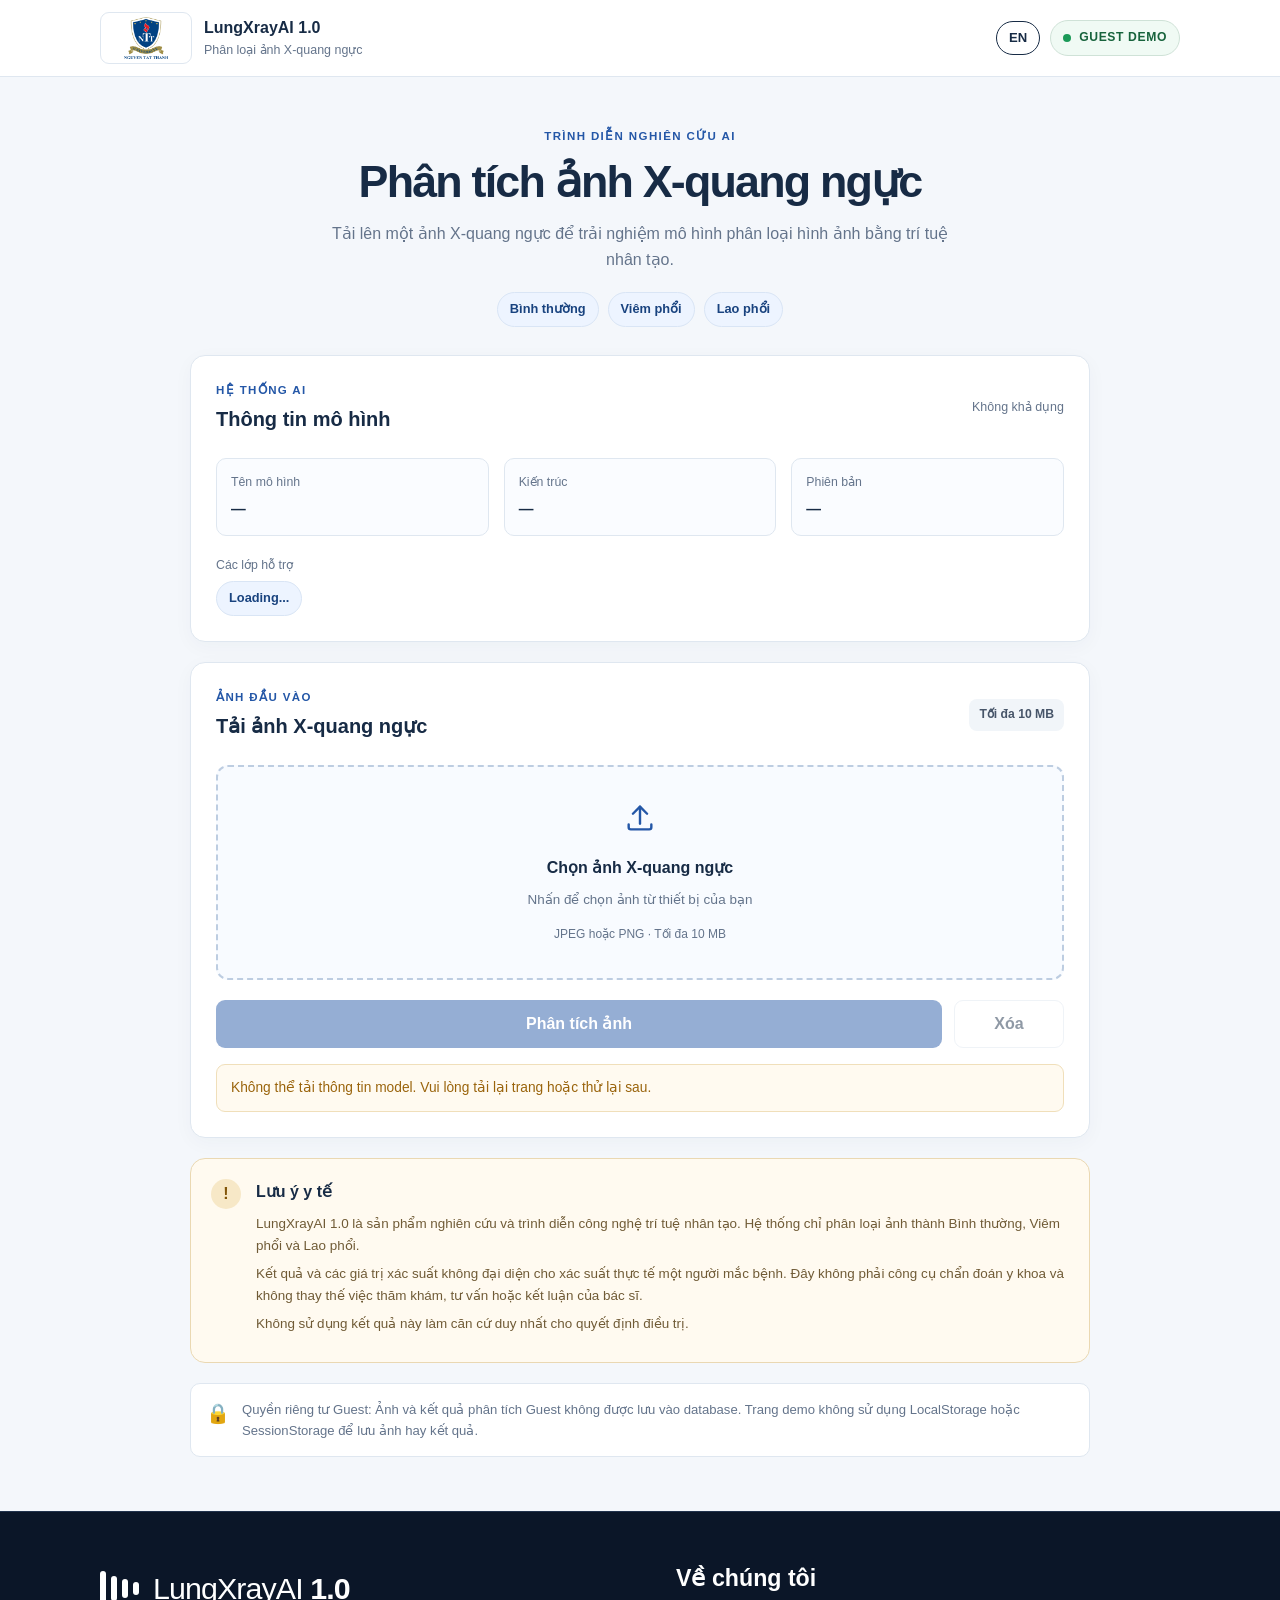
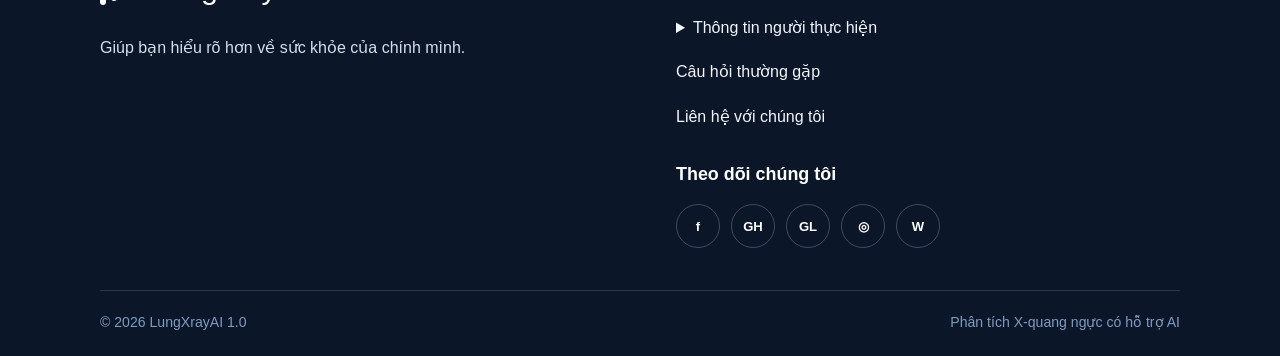
<file: frontend/guest.html>
<!DOCTYPE html>
<html lang="vi">
<head>
    <meta charset="UTF-8">
    <meta name="viewport" content="width=device-width, initial-scale=1">

    <meta
        name="description"
        content="LungXrayAI 1.0 Guest Demo - AI-based chest X-ray image classification."
    >

    <meta name="robots" content="noindex, nofollow">

    <title>Guest Demo | LungXrayAI 1.0</title>

    <link
        rel="stylesheet"
        href="./guest-demo.css?v=guest-2"
    >

    <script
        src="./guest-demo.js?v=guest-2"
        defer
    ></script>
    <script src="./guest-i18n.js?v=guest-2" defer></script>
</head>

<body>

    <header class="site-header">
        <div class="header-inner">

            <div class="brand">
                <img
                    class="brand-logo"
                    src="./nttu-logo.png"
                    alt="Nguyen Tat Thanh University"
                >

                <div>
                    <div class="brand-name">LungXrayAI 1.0</div>
                    <div class="brand-subtitle">
                        Chest X-ray Classification
                    </div>
                </div>
            </div>

            <span class="guest-badge">
                <span class="status-dot"></span>
                GUEST DEMO
            </span>

        </div>
    </header>

    <main class="container">

        <section class="hero">
            <div class="hero-eyebrow">
                AI RESEARCH DEMONSTRATION
            </div>

            <h1>
                Chest X-ray Analysis
            </h1>

            <p>
                Tải lên một ảnh X-quang ngực để trải nghiệm mô hình
                phân loại hình ảnh bằng trí tuệ nhân tạo.
            </p>

            <div class="hero-tags">
                <span>Normal</span>
                <span>Pneumonia</span>
                <span>Tuberculosis</span>
            </div>
        </section>

        <!-- MODEL INFORMATION -->

        <section class="card model-card">

            <div class="section-heading">
                <div>
                    <div class="section-eyebrow">AI SYSTEM</div>
                    <h2>Model Information</h2>
                </div>

                <span id="model-status" class="loading-label">
                    Đang tải model...
                </span>
            </div>

            <div class="model-grid">

                <div class="model-item">
                    <span class="field-label">Model name</span>
                    <strong id="model-name">—</strong>
                </div>

                <div class="model-item">
                    <span class="field-label">Architecture</span>
                    <strong id="model-architecture">—</strong>
                </div>

                <div class="model-item">
                    <span class="field-label">Version</span>
                    <strong id="model-version">—</strong>
                </div>

            </div>

            <div class="class-section">
                <span class="field-label">Supported classes</span>
                <div id="model-classes" class="class-list">
                    <span class="class-chip">Loading...</span>
                </div>
            </div>

        </section>

        <!-- IMAGE UPLOAD -->

        <section class="card upload-card">

            <div class="section-heading">
                <div>
                    <div class="section-eyebrow">IMAGE INPUT</div>
                    <h2>Upload Chest X-ray</h2>
                </div>

                <span class="limit-badge">Maximum 10 MB</span>
            </div>

            <label
                for="guest-file"
                class="upload-zone"
                id="upload-zone"
            >

                <div class="upload-icon">
                    <svg
                        viewBox="0 0 24 24"
                        width="34"
                        height="34"
                        fill="none"
                        stroke="currentColor"
                        stroke-width="1.7"
                        stroke-linecap="round"
                        stroke-linejoin="round"
                        aria-hidden="true"
                    >
                        <path d="M12 16V4"></path>
                        <path d="m7 9 5-5 5 5"></path>
                        <path d="M20 16.5v2A1.5 1.5 0 0 1 18.5 20h-13A1.5 1.5 0 0 1 4 18.5v-2"></path>
                    </svg>
                </div>

                <strong>Chọn ảnh X-quang ngực</strong>

                <span>
                    Nhấn để chọn ảnh từ thiết bị của bạn
                </span>

                <span class="upload-formats">
                    JPEG hoặc PNG · Tối đa 10 MB
                </span>

                <input
                    id="guest-file"
                    class="file-input"
                    type="file"
                    accept=".jpg,.jpeg,.png,image/jpeg,image/png"
                    aria-label="Chọn ảnh X-quang ngực"
                >

            </label>

            <!-- TEMPORARY IMAGE PREVIEW -->

            <div
                id="preview-section"
                class="preview-section"
                hidden
            >

                <div class="preview-heading">
                    <strong>Image Preview</strong>
                    <span id="file-size"></span>
                </div>

                <div class="preview-container">
                    <img
                        id="preview-image"
                        alt="Chest X-ray preview"
                    >
                </div>

                <div class="file-information">
                    <span id="file-name">—</span>
                    <span id="image-dimensions">—</span>
                </div>

            </div>

            <div class="action-buttons">

                <button
                    id="analyze-button"
                    class="button-primary"
                    type="button"
                    disabled
                >
                    <span id="analyze-button-text">
                        Analyze Image
                    </span>
                </button>

                <button
                    id="clear-button"
                    class="button-secondary"
                    type="button"
                    disabled
                >
                    Clear
                </button>

            </div>

            <div
                id="request-status"
                class="request-status"
                role="status"
                aria-live="polite"
                hidden
            ></div>

        </section>

        <!-- ANALYSIS RESULTS -->

        <section
            id="result-section"
            class="card result-card"
            hidden
        >

            <div class="section-heading">
                <div>
                    <div class="section-eyebrow">AI INFERENCE</div>
                    <h2>Analysis Results</h2>
                </div>

                <span class="result-badge">
                    Completed
                </span>
            </div>

            <div class="prediction-panel">

                <span class="field-label">
                    Predicted Class
                </span>

                <h3 id="predicted-class">—</h3>

                <div class="confidence-line">
                    <span>Model confidence</span>
                    <strong id="prediction-confidence">—</strong>
                </div>

            </div>

            <div class="probability-section">

                <h3>Class Probabilities</h3>

                <p class="section-description">
                    Output probabilities generated by the classification model.
                </p>

                <div
                    id="probability-list"
                    class="probability-list"
                ></div>

            </div>

            <div class="result-metadata">

                <h3>Analysis Information</h3>

                <div class="metadata-grid">

                    <div>
                        <span class="field-label">Image format</span>
                        <strong id="result-format">—</strong>
                    </div>

                    <div>
                        <span class="field-label">Image dimensions</span>
                        <strong id="result-dimensions">—</strong>
                    </div>

                    <div>
                        <span class="field-label">Model version</span>
                        <strong id="result-model-version">—</strong>
                    </div>

                </div>

            </div>

            <p class="result-disclaimer">
                Các kết quả trên là đầu ra của mô hình AI,
                không phải kết luận chẩn đoán y khoa.
            </p>

        </section>

        <!-- MEDICAL DISCLAIMER -->

        <section class="disclaimer-card">

            <div class="disclaimer-icon">!</div>

            <div>
                <h2>Medical Disclaimer</h2>

                <p>
                    LungXrayAI 1.0 là sản phẩm nghiên cứu và trình diễn
                    công nghệ trí tuệ nhân tạo. Hệ thống chỉ phân loại ảnh
                    thành Normal, Pneumonia và Tuberculosis.
                </p>

                <p>
                    Kết quả và các giá trị xác suất không đại diện cho
                    xác suất thực tế một người mắc bệnh. Đây không phải
                    công cụ chẩn đoán y khoa và không thay thế việc
                    thăm khám, tư vấn hoặc kết luận của bác sĩ.
                </p>

                <p>
                    Không sử dụng kết quả này làm căn cứ duy nhất
                    cho quyết định điều trị.
                </p>
            </div>

        </section>

        <!-- PRIVACY INFORMATION -->

        <section class="privacy-note">

            <span class="privacy-icon">🔒</span>

            <p>
                <strong>Guest privacy:</strong>
                Ảnh và kết quả phân tích Guest không được lưu vào
                database. Trang demo không sử dụng LocalStorage
                hoặc SessionStorage để lưu ảnh hay kết quả.
            </p>

        </section>

    </main>

    <footer
        class="site-footer site-footer-v2"
        aria-label="Website footer"
    >
        <div class="site-footer-shell">

            <section
                class="site-footer-column site-footer-brand"
                aria-label="LungXrayAI 1.0"
            >
                <div
                    class="site-footer-logo"
                    aria-label="LungXrayAI 1.0"
                >
                    <span
                        class="site-footer-logo-mark"
                        aria-hidden="true"
                    >
                        <i></i>
                        <i></i>
                        <i></i>
                        <i></i>
                    </span>

                    <span class="site-footer-logo-name">
                        LungXrayAI <strong>1.0</strong>
                    </span>
                </div>

                <p
                    class="site-footer-copy"
                    data-footer-language="en"
                    lang="en"
                    hidden
                >
                    Helps you understand your own health better.
                </p>

                <p
                    class="site-footer-copy"
                    data-footer-language="vi"
                    lang="vi"
                >
                    Gi&#250;p b&#7841;n hi&#7875;u r&#245; h&#417;n
                    v&#7873; s&#7913;c kh&#7887;e c&#7911;a
                    ch&#237;nh m&#236;nh.
                </p>
            </section>


            <section
                class="site-footer-column site-footer-about"
                aria-labelledby="footer-about-title"
            >
                <h2
                    id="footer-about-title"
                    class="site-footer-heading"
                >
                    <span
                        data-footer-language="en"
                        lang="en"
                        hidden
                    >
                        About Us
                    </span>

                    <span
                        data-footer-language="vi"
                        lang="vi"
                    >
                        V&#7873; ch&#250;ng t&#244;i
                    </span>
                </h2>


                <div class="site-footer-info-list">

                    <details class="site-footer-team">
                        <summary>
                            <span
                                data-footer-language="en"
                                lang="en"
                                hidden
                            >
                                Performer information
                            </span>

                            <span
                                data-footer-language="vi"
                                lang="vi"
                            >
                                Th&#244;ng tin ng&#432;&#7901;i
                                th&#7921;c hi&#7879;n
                            </span>
                        </summary>

                        <div class="site-footer-team-members">

                            <div class="site-footer-team-member">
                                <strong>
                                    V&#245; Nh&#7853;t Nguy&#234;n
                                </strong>
                                <span>2200004486</span>
                            </div>

                            <div class="site-footer-team-member">
                                <strong>
                                    V&#244; V&#259;n Ngh&#297;a
                                </strong>
                                <span>2200000318</span>
                            </div>

                            <div class="site-footer-team-member">
                                <strong>
                                    L&#234; &#272;o&#224;n Anh Tu&#7845;n
                                </strong>
                                <span>2200010939</span>
                            </div>

                        </div>
                    </details>


                    <div class="site-footer-info-item">

                        <span
                            data-footer-language="en"
                            lang="en"
                            hidden
                        >
                            FAQs
                        </span>

                        <span
                            data-footer-language="vi"
                            lang="vi"
                        >
                            C&#226;u h&#7887;i th&#432;&#7901;ng
                            g&#7863;p
                        </span>

                    </div>


                    <div class="site-footer-info-item">

                        <span
                            data-footer-language="en"
                            lang="en"
                            hidden
                        >
                            Contact Us
                        </span>

                        <span
                            data-footer-language="vi"
                            lang="vi"
                        >
                            Li&#234;n h&#7879; v&#7899;i
                            ch&#250;ng t&#244;i
                        </span>

                    </div>

                </div>


                <div class="site-footer-follow">

                    <h3>
                        <span
                            data-footer-language="en"
                            lang="en"
                            hidden
                        >
                            Follow us
                        </span>

                        <span
                            data-footer-language="vi"
                            lang="vi"
                        >
                            Theo d&#245;i ch&#250;ng t&#244;i
                        </span>
                    </h3>


                    <div
                        class="site-footer-socials"
                        aria-label="Social media"
                    >

                        <a
                            class="site-footer-social"
                            href="https://www.facebook.com/le.tuan.191787/"
                            target="_blank"
                            rel="noopener noreferrer"
                            aria-label="Facebook"
                            title="Facebook"
                        >f</a>

                        <a
                            class="site-footer-social"
                            href="https://github.com/Mons1412"
                            target="_blank"
                            rel="noopener noreferrer"
                            aria-label="GitHub"
                            title="GitHub"
                        >GH</a>

                        <a
                            class="site-footer-social"
                            href="https://gitlab.com/Mons1412"
                            target="_blank"
                            rel="noopener noreferrer"
                            aria-label="GitLab"
                            title="GitLab"
                        >GL</a>

                        <span
                            class="site-footer-social"
                            aria-label="Instagram"
                            title="Instagram"
                        >&#9678;</span>

                        <span
                            class="site-footer-social"
                            aria-label="Website"
                            title="Website"
                        >W</span>

                    </div>
                </div>

            </section>

        </div>


        <div class="site-footer-bottom">

            <span>
                &copy; 2026 LungXrayAI 1.0
            </span>

            <span
                data-footer-language="en"
                lang="en"
                hidden
            >
                AI-assisted chest X-ray analysis
            </span>

            <span
                data-footer-language="vi"
                lang="vi"
            >
                Ph&#226;n t&#237;ch X-quang ng&#7921;c
                c&#243; h&#7895; tr&#7907; AI
            </span>

        </div>
    </footer>

</body>
</html>
</file>
<file: frontend/guest-demo.css>
:root {
    color-scheme: light;

    --primary: #2457a7;
    --primary-dark: #19437f;
    --primary-soft: #edf4ff;

    --text: #172b45;
    --muted: #64748b;

    --border: #dfe7f0;
    --surface: #ffffff;
    --background: #f4f7fb;

    --success: #16804a;
    --danger: #bd3434;
    --warning: #9a640c;

    --radius: 15px;
}

* {
    box-sizing: border-box;
}

body {
    margin: 0;
    min-height: 100vh;

    background: var(--background);
    color: var(--text);

    font-family:
        Inter,
        "Segoe UI",
        Arial,
        sans-serif;

    line-height: 1.6;
}

button,
input {
    font: inherit;
}

.site-header {
    background: var(--surface);
    border-bottom: 1px solid var(--border);
}

.header-inner {
    width: min(1080px, calc(100% - 36px));
    min-height: 76px;

    margin: auto;

    display: flex;
    align-items: center;
    justify-content: space-between;
    gap: 16px;
}

.brand {
    display: flex;
    align-items: center;
    gap: 12px;
}

.brand-logo {
    width: 92px;
    height: 52px;

    display: block;
    flex-shrink: 0;

    object-fit: contain;

    border: 1px solid var(--border);
    border-radius: 9px;

    background: #ffffff;
    padding: 4px;
}

.brand-name {
    font-size: 1rem;
    font-weight: 800;
}

.brand-subtitle {
    color: var(--muted);
    font-size: 0.78rem;
}

.guest-badge {
    display: inline-flex;
    align-items: center;
    gap: 8px;

    padding: 7px 12px;

    border: 1px solid #cfe2d7;
    border-radius: 999px;

    background: #f0faf4;
    color: #17633c;

    font-size: 0.76rem;
    font-weight: 800;
    letter-spacing: 0.05em;
}

.status-dot {
    width: 8px;
    height: 8px;

    border-radius: 50%;
    background: #1b9a58;
}

.container {
    width: min(900px, calc(100% - 36px));
    margin: 0 auto;
}

.hero {
    padding: 50px 0 28px;
    text-align: center;
}

.hero-eyebrow,
.section-eyebrow {
    color: var(--primary);

    font-size: 0.72rem;
    font-weight: 800;
    letter-spacing: 0.12em;
}

.hero h1 {
    margin: 10px 0;

    font-size: clamp(2rem, 5vw, 2.8rem);
    line-height: 1.2;
    letter-spacing: -0.04em;
}

.hero p {
    max-width: 620px;
    margin: 12px auto;

    color: var(--muted);
}

.hero-tags {
    display: flex;
    justify-content: center;
    flex-wrap: wrap;
    gap: 9px;

    margin-top: 20px;
}

.hero-tags span,
.class-chip {
    padding: 6px 12px;

    border: 1px solid #d9e5f5;
    border-radius: 999px;

    background: var(--primary-soft);
    color: var(--primary-dark);

    font-size: 0.8rem;
    font-weight: 700;
}

.card {
    margin-bottom: 20px;
    padding: 25px;

    border: 1px solid var(--border);
    border-radius: var(--radius);

    background: var(--surface);
    box-shadow: 0 5px 20px rgba(25, 55, 90, 0.035);
}

.section-heading {
    display: flex;
    align-items: center;
    justify-content: space-between;
    gap: 16px;

    margin-bottom: 23px;
}

.section-heading h2 {
    margin: 4px 0 0;
    font-size: 1.25rem;
}

.loading-label {
    color: var(--muted);
    font-size: 0.78rem;
}

.model-grid {
    display: grid;
    grid-template-columns: repeat(3, minmax(0, 1fr));
    gap: 15px;
}

.model-item {
    min-width: 0;
    padding: 14px;

    border: 1px solid var(--border);
    border-radius: 10px;

    background: #fafcff;
}

.field-label {
    display: block;
    margin-bottom: 5px;

    color: var(--muted);
    font-size: 0.77rem;
}

.model-item strong,
.metadata-grid strong {
    display: block;
    overflow-wrap: anywhere;
    font-size: 0.92rem;
}

.class-section {
    margin-top: 20px;
}

.class-list {
    display: flex;
    flex-wrap: wrap;
    gap: 8px;
}

.limit-badge {
    padding: 6px 10px;

    border-radius: 8px;
    background: #f1f5f9;

    color: #475569;
    font-size: 0.76rem;
    font-weight: 700;
}

.upload-zone {
    position: relative;

    min-height: 215px;
    padding: 28px 18px;

    display: flex;
    flex-direction: column;
    align-items: center;
    justify-content: center;
    gap: 8px;

    border: 2px dashed #bdcde1;
    border-radius: 12px;

    background: #f8fbff;
    cursor: pointer;

    transition:
        border-color 0.2s ease,
        background 0.2s ease;
}

.upload-zone:hover,
.upload-zone:focus-within {
    border-color: var(--primary);
    background: var(--primary-soft);
}

.upload-icon {
    color: var(--primary);
    margin-bottom: 5px;
}

.upload-zone strong {
    font-size: 1rem;
}

.upload-zone > span {
    color: var(--muted);
    text-align: center;
    font-size: 0.84rem;
}

.upload-zone .upload-formats {
    margin-top: 7px;
    font-size: 0.75rem;
}

.file-input {
    position: absolute;

    width: 1px;
    height: 1px;
    padding: 0;
    margin: -1px;

    overflow: hidden;
    clip: rect(0, 0, 0, 0);
    white-space: nowrap;

    border: 0;
}

.preview-section {
    margin-top: 22px;
    padding: 16px;

    border: 1px solid var(--border);
    border-radius: 11px;
}

.preview-section[hidden],
.result-card[hidden],
.request-status[hidden] {
    display: none !important;
}

.preview-heading,
.file-information {
    display: flex;
    justify-content: space-between;
    gap: 12px;
}

.preview-heading {
    margin-bottom: 12px;
}

.preview-heading span,
.file-information {
    color: var(--muted);
    font-size: 0.78rem;
}

.preview-container {
    display: grid;
    place-items: center;

    min-height: 180px;
    max-height: 360px;
    overflow: hidden;

    border-radius: 8px;
    background: #101923;
}

.preview-container img {
    display: block;

    max-width: 100%;
    max-height: 340px;

    object-fit: contain;
}

.file-information {
    margin-top: 12px;
    flex-wrap: wrap;
}

#file-name {
    max-width: 70%;
    overflow-wrap: anywhere;
}

.action-buttons {
    display: flex;
    gap: 12px;
    margin-top: 20px;
}

button {
    min-height: 45px;
    padding: 10px 20px;

    border: 1px solid transparent;
    border-radius: 9px;

    font-weight: 700;
    cursor: pointer;

    transition:
        background 0.2s ease,
        border-color 0.2s ease,
        opacity 0.2s ease;
}

.button-primary {
    flex: 1;

    background: var(--primary);
    color: white;
}

.button-primary:hover:not(:disabled) {
    background: var(--primary-dark);
}

.button-secondary {
    min-width: 110px;

    border-color: var(--border);
    background: white;
    color: var(--text);
}

.button-secondary:hover:not(:disabled) {
    background: #f1f5f9;
}

button:disabled {
    opacity: 0.48;
    cursor: not-allowed;
}

button:focus-visible {
    outline: 3px solid #93b9f2;
    outline-offset: 3px;
}

.request-status {
    margin-top: 16px;
    padding: 12px 14px;

    border: 1px solid #d9e5f5;
    border-radius: 9px;

    background: #f3f7ff;
    color: #244c82;

    font-size: 0.86rem;
}

.request-status.status-error {
    border-color: #f0caca;
    background: #fff5f5;
    color: var(--danger);
}

.request-status.status-success {
    border-color: #cce6d6;
    background: #f1faf4;
    color: var(--success);
}

.request-status.status-warning {
    border-color: #f0dfba;
    background: #fffaf0;
    color: var(--warning);
}

.result-badge {
    padding: 6px 11px;

    border-radius: 999px;
    background: #edf8f1;
    color: var(--success);

    font-size: 0.75rem;
    font-weight: 800;
}

.prediction-panel {
    padding: 20px;

    border: 1px solid #d8e5f5;
    border-radius: 11px;

    background: #f5f9ff;
}

.prediction-panel h3 {
    margin: 5px 0 17px;

    color: var(--primary-dark);
    font-size: 1.65rem;
}

.confidence-line {
    display: flex;
    justify-content: space-between;
    gap: 12px;

    padding-top: 12px;
    border-top: 1px solid #dce6f2;

    font-size: 0.88rem;
}

.probability-section {
    margin-top: 26px;
}

.probability-section h3,
.result-metadata h3 {
    margin-bottom: 4px;
    font-size: 1rem;
}

.section-description {
    margin-top: 0;
    color: var(--muted);
    font-size: 0.8rem;
}

.probability-list {
    display: grid;
    gap: 18px;
    margin-top: 18px;
}

.probability-row {
    display: grid;
    gap: 7px;
}

.probability-label {
    display: flex;
    justify-content: space-between;
    gap: 12px;

    font-size: 0.85rem;
}

.probability-track {
    height: 10px;
    overflow: hidden;

    border-radius: 999px;
    background: #e9eef5;
}

.probability-fill {
    height: 100%;
    width: 0;

    border-radius: inherit;
    background: #7b9bc8;

    transition: width 0.45s ease;
}

.probability-row.is-predicted .probability-fill {
    background: var(--primary);
}

.probability-row.is-predicted .probability-label strong {
    color: var(--primary-dark);
}

.result-metadata {
    margin-top: 28px;
    padding-top: 20px;

    border-top: 1px solid var(--border);
}

.metadata-grid {
    display: grid;
    grid-template-columns: repeat(3, minmax(0, 1fr));
    gap: 14px;

    margin-top: 15px;
}

.metadata-grid > div {
    padding: 12px;

    border: 1px solid var(--border);
    border-radius: 9px;
}

.result-disclaimer {
    margin: 20px 0 0;
    color: var(--muted);
    font-size: 0.8rem;
}

.disclaimer-card {
    display: flex;
    gap: 15px;

    margin: 20px 0;
    padding: 20px;

    border: 1px solid #ead8b2;
    border-radius: var(--radius);

    background: #fffaf0;
}

.disclaimer-icon {
    flex-shrink: 0;

    width: 30px;
    height: 30px;

    display: grid;
    place-items: center;

    border-radius: 50%;
    background: #f7e8c7;
    color: #825609;

    font-weight: 900;
}

.disclaimer-card h2 {
    margin: 0 0 9px;
    font-size: 1rem;
}

.disclaimer-card p {
    margin: 7px 0;
    color: #705b36;
    font-size: 0.84rem;
}

.privacy-note {
    display: flex;
    align-items: flex-start;
    gap: 12px;

    margin: 20px 0 35px;
    padding: 15px;

    border: 1px solid var(--border);
    border-radius: 10px;

    background: white;
}

.privacy-icon {
    font-size: 1.2rem;
}

.privacy-note p {
    margin: 0;
    color: var(--muted);
    font-size: 0.82rem;
}

.site-footer {
    margin-top: 54px;
    padding: 52px 28px 22px;

    border-top: 1px solid #21324c;

    background: #0b1628;
    color: #ffffff;
}

.site-footer-shell {
    width: min(1080px, 100%);
    margin: 0 auto;

    display: grid;
    grid-template-columns:
        minmax(0, 1fr)
        minmax(0, 1fr);

    gap: 72px;
}

.site-footer-column {
    min-width: 0;
}

.site-footer-logo {
    display: flex;
    align-items: center;
    gap: 14px;

    margin-bottom: 22px;
}

.site-footer-logo-mark {
    display: inline-flex;
    align-items: center;
    gap: 5px;
}

.site-footer-logo-mark i {
    display: block;

    width: 6px;

    border-radius: 999px;
    background: #ffffff;
}

.site-footer-logo-mark i:nth-child(1) {
    height: 34px;
}

.site-footer-logo-mark i:nth-child(2) {
    height: 25px;
}

.site-footer-logo-mark i:nth-child(3) {
    height: 19px;
}

.site-footer-logo-mark i:nth-child(4) {
    height: 13px;
}

.site-footer-logo-name {
    color: #ffffff;

    font-size: clamp(1.45rem, 3vw, 1.9rem);
    font-weight: 500;
    letter-spacing: -0.03em;
}

.site-footer-logo-name strong {
    font-weight: 800;
}

.site-footer-copy {
    max-width: 390px;
    margin: 0;

    color: #d5dfec;

    font-size: 1rem;
    line-height: 1.8;
}

.site-footer-heading {
    margin: 0 0 22px;

    color: #ffffff;

    font-size: 1.45rem;
    line-height: 1.25;
}

.site-footer-info-list {
    display: flex;
    flex-direction: column;
    gap: 19px;

    margin-bottom: 30px;
}

.site-footer-team summary,
.site-footer-info-item {
    color: #f3f6fb;

    font-size: 1rem;
    line-height: 1.6;
}

.site-footer-team summary {
    cursor: pointer;
}

.site-footer-team-members {
    display: grid;
    gap: 10px;

    margin-top: 13px;
}

.site-footer-team-member {
    display: flex;
    flex-direction: column;
    gap: 2px;

    padding: 10px 12px;

    border: 1px solid #243753;
    border-radius: 9px;

    background: #101f34;
}

.site-footer-team-member strong {
    color: #ffffff;
}

.site-footer-team-member span {
    color: #9fb1c9;
    font-size: 0.84rem;
}

.site-footer-follow h3 {
    margin: 0 0 16px;

    color: #ffffff;
    font-size: 1.12rem;
}

.site-footer-socials {
    display: flex;
    flex-wrap: wrap;
    gap: 11px;
}

.site-footer-social {
    width: 44px;
    height: 44px;

    display: inline-flex;
    align-items: center;
    justify-content: center;

    border: 1px solid #3a4d68;
    border-radius: 50%;

    background: transparent;
    color: #ffffff;

    text-decoration: none;

    font-size: 0.82rem;
    font-weight: 700;

    transition:
        transform 0.2s ease,
        border-color 0.2s ease,
        background 0.2s ease;
}

a.site-footer-social:hover {
    transform: translateY(-2px);

    border-color: #7894bb;
    background: #142640;
}

.site-footer-bottom {
    width: min(1080px, 100%);
    margin: 42px auto 0;
    padding-top: 20px;

    display: flex;
    justify-content: space-between;
    gap: 18px;
    flex-wrap: wrap;

    border-top: 1px solid #263852;

    color: #7f9bc1;
    font-size: 0.88rem;
}

@media (max-width: 760px) {

    .site-footer {
        padding: 40px 20px 20px;
    }

    .site-footer-shell {
        grid-template-columns: 1fr;
        gap: 38px;
    }

    .site-footer-bottom {
        margin-top: 34px;

        flex-direction: column;
        gap: 7px;
    }
}

@media (max-width: 650px) {

    .hero {
        padding-top: 36px;
    }

    .card {
        padding: 18px;
    }

    .model-grid,
    .metadata-grid {
        grid-template-columns: 1fr;
    }

    .section-heading {
        align-items: flex-start;
    }

    .limit-badge {
        white-space: nowrap;
    }

    .file-information {
        flex-direction: column;
        gap: 5px;
    }

    .action-buttons {
        flex-direction: column;
    }

    .button-secondary {
        width: 100%;
    }

    .disclaimer-card {
        padding: 16px;
    }
}

@media (prefers-reduced-motion: reduce) {

    *,
    *::before,
    *::after {
        scroll-behavior: auto !important;
        transition-duration: 0.01ms !important;
        animation-duration: 0.01ms !important;
    }
}

/* ===== GUEST I18N SWITCH ===== */

.header-actions {
    display: flex;
    align-items: center;
    gap: 10px;
    margin-left: auto;
}

.header-actions .guest-badge {
    margin-left: 0;
}

.language-switch {
    min-width: 44px;
    min-height: 34px;
    padding: 6px 11px;
    border: 1px solid currentColor;
    border-radius: 999px;
    background: transparent;
    color: inherit;
    font: inherit;
    font-size: 0.82rem;
    font-weight: 700;
    line-height: 1;
    cursor: pointer;
}

.language-switch:hover {
    opacity: 0.8;
}

.language-switch:focus-visible {
    outline: 2px solid currentColor;
    outline-offset: 3px;
}

@media (max-width: 640px) {
    .header-actions {
        gap: 7px;
    }

    .language-switch {
        min-width: 40px;
        padding-inline: 9px;
    }
}
</file>
